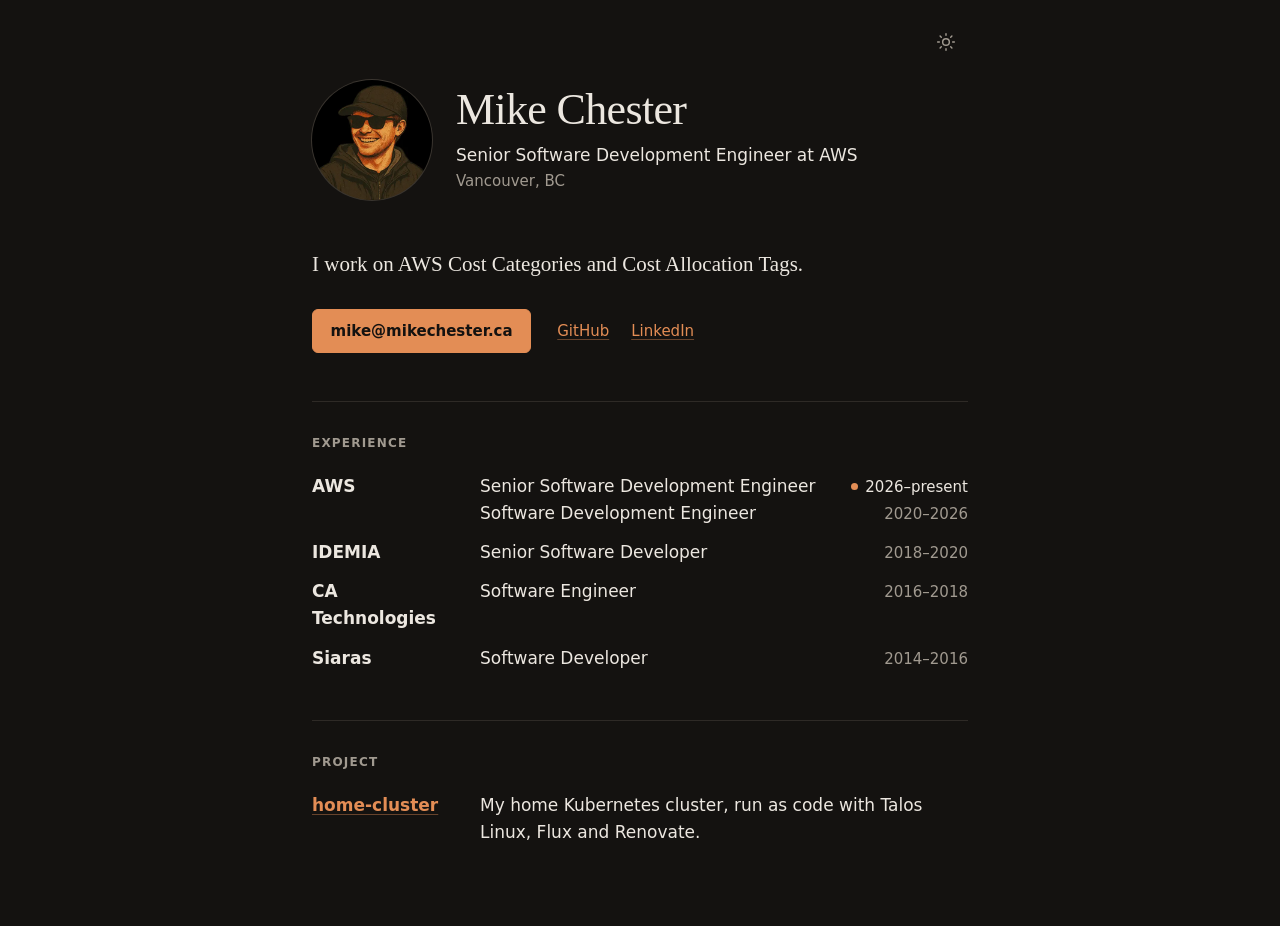
<file: index.html>
<!doctype html>
<html lang="en">
<head>
<meta charset="utf-8">
<meta name="viewport" content="width=device-width, initial-scale=1">
<title>Mike Chester</title>
<meta name="description" content="Mike Chester is a Senior Software Development Engineer at AWS in Vancouver, BC, working on AWS Cost Categories and Cost Allocation Tags.">
<link rel="canonical" href="https://mikechester.ca/">
<meta name="color-scheme" content="dark">
<meta name="theme-color" content="#141210">
<script>
  // Dark is the default; apply a saved choice of light before the first paint.
  try { if (localStorage.getItem("theme") === "light") document.documentElement.dataset.theme = "light"; } catch (e) {}
</script>
<meta property="og:type" content="profile">
<meta property="og:url" content="https://mikechester.ca/">
<meta property="og:title" content="Mike Chester">
<meta property="og:description" content="Senior Software Development Engineer at AWS, working on AWS Cost Categories and Cost Allocation Tags.">
<meta property="og:image" content="https://mikechester.ca/og.png">
<meta property="og:image:type" content="image/png">
<meta property="og:image:width" content="1200">
<meta property="og:image:height" content="630">
<meta property="og:image:alt" content="Mike Chester, Senior Software Development Engineer at AWS">
<meta property="profile:first_name" content="Mike">
<meta property="profile:last_name" content="Chester">
<meta name="twitter:card" content="summary_large_image">
<meta name="twitter:title" content="Mike Chester">
<meta name="twitter:description" content="Senior Software Development Engineer at AWS, working on AWS Cost Categories and Cost Allocation Tags.">
<meta name="twitter:image" content="https://mikechester.ca/og.png">
<meta name="twitter:image:alt" content="Mike Chester, Senior Software Development Engineer at AWS">
<link rel="icon" href="favicon.ico" sizes="16x16 32x32">
<link rel="icon" href="favicon.svg" type="image/svg+xml">
<link rel="icon" type="image/png" sizes="32x32" href="favicon-32x32.png">
<link rel="icon" type="image/png" sizes="16x16" href="favicon-16x16.png">
<link rel="apple-touch-icon" sizes="180x180" href="apple-touch-icon.png">
<link rel="manifest" href="manifest.json">
<link rel="stylesheet" href="style.css">
</head>
<body>
<div class="page">
<button class="theme-toggle" type="button" title="Switch to light theme" hidden>
  <svg class="icon-sun" viewBox="0 0 24 24" width="20" height="20" aria-hidden="true" fill="none" stroke="currentColor" stroke-width="1.75" stroke-linecap="round"><circle cx="12" cy="12" r="4"/><path d="M12 2v2M12 20v2M4.93 4.93l1.41 1.41M17.66 17.66l1.41 1.41M2 12h2M20 12h2M4.93 19.07l1.41-1.41M17.66 6.34l1.41-1.41"/></svg>
  <svg class="icon-moon" viewBox="0 0 24 24" width="20" height="20" aria-hidden="true" fill="none" stroke="currentColor" stroke-width="1.75" stroke-linecap="round" stroke-linejoin="round"><path d="M21 12.79A9 9 0 1 1 11.21 3 7 7 0 0 0 21 12.79z"/></svg>
</button>

<header class="masthead">
  <img class="portrait" src="portrait.webp" width="400" height="400" alt="Illustrated portrait of Mike Chester in a cap and sunglasses, smiling">
  <div>
    <h1>Mike Chester</h1>
    <p class="title">Senior Software Development Engineer at <abbr title="Amazon Web Services">AWS</abbr></p>
    <p class="place">Vancouver, BC</p>
  </div>
</header>

<main>
  <p class="lede">I work on AWS Cost Categories and Cost Allocation Tags.</p>
  <ul class="actions">
    <li><a class="button" href="mailto:mike@mikechester.ca">mike@mikechester.ca</a></li>
    <li><a href="https://github.com/mchestr">GitHub</a></li>
    <li><a href="https://www.linkedin.com/in/mchestr">LinkedIn</a></li>
  </ul>

  <section aria-labelledby="experience">
    <h2 id="experience">Experience</h2>
    <ol class="rows">
      <li>
        <h3>AWS</h3>
        <ul>
          <li class="current"><span>Senior Software Development Engineer</span> <span class="years">2026&ndash;present</span></li>
          <li><span>Software Development Engineer</span> <span class="years">2020&ndash;2026</span></li>
        </ul>
      </li>
      <li>
        <h3>IDEMIA</h3>
        <ul><li><span>Senior Software Developer</span> <span class="years">2018&ndash;2020</span></li></ul>
      </li>
      <li>
        <h3>CA Technologies</h3>
        <ul><li><span>Software Engineer</span> <span class="years">2016&ndash;2018</span></li></ul>
      </li>
      <li>
        <h3>Siaras</h3>
        <ul><li><span>Software Developer</span> <span class="years">2014&ndash;2016</span></li></ul>
      </li>
    </ol>
  </section>

  <section aria-labelledby="project">
    <h2 id="project">Project</h2>
    <div class="row">
      <h3><a href="https://github.com/mchestr/home-cluster">home-cluster</a></h3>
      <p>My home Kubernetes cluster, run as code with Talos Linux, Flux and Renovate.</p>
    </div>
  </section>
</main>
</div>

<script>
  // Theme toggle: shown only when JavaScript runs; without it the page stays dark.
  (() => {
    const root = document.documentElement;
    const toggle = document.querySelector(".theme-toggle");
    const themeColor = document.querySelector('meta[name="theme-color"]');
    const apply = theme => {
      if (theme === "light") root.dataset.theme = "light";
      else delete root.dataset.theme;
      const label = theme === "light" ? "Switch to dark theme" : "Switch to light theme";
      toggle.title = label;
      themeColor.content = theme === "light" ? "#faf9f7" : "#141210";
    };
    apply(root.dataset.theme === "light" ? "light" : "dark");
    toggle.hidden = false;
    toggle.addEventListener("click", () => {
      const next = root.dataset.theme === "light" ? "dark" : "light";
      apply(next);
      try { localStorage.setItem("theme", next); } catch (e) {}
    });
  })();
</script>
</body>
</html>
</file>
<file: style.css>
/* Dark is the default theme; the toggle in index.html sets data-theme="light". */
:root {
  color-scheme: dark;
  --bg: #141210;
  --text: #ece7e0;
  --muted: #a19a90;
  --rule: #2e2a26;
  --accent: #e38d55;
  --accent-hover: #eba06f;
  --on-accent: #141210;
  --ring: #3a352f;          /* edge around the portrait */
  --sans: system-ui, -apple-system, "Segoe UI", Roboto, "Helvetica Neue", Arial, sans-serif;
  --serif: Charter, "Bitstream Charter", "Iowan Old Style", Georgia, Cambria, "Noto Serif", serif;
}

:root[data-theme="light"] {
  color-scheme: light;
  --bg: #faf9f7;
  --text: #1b1916;
  --muted: #6b645b;
  --rule: #e4e0da;
  --accent: #a14d17;
  --accent-hover: #8a4113;
  --on-accent: #ffffff;
  --ring: transparent;
}

*, *::before, *::after { box-sizing: border-box; }

html { -webkit-text-size-adjust: 100%; text-size-adjust: 100%; }

body {
  margin: 0;
  background: var(--bg);
  color: var(--text);
  font: 400 1.0625rem/1.6 var(--sans);
  font-kerning: normal;
  -webkit-font-smoothing: antialiased;
}

.page {
  position: relative;
  max-width: 44rem;
  margin: 0 auto;
  padding: 5rem 1.5rem 5rem;
}

h1, h2, h3, p, ul, ol { margin: 0; padding: 0; }
ul, ol { list-style: none; }
p { text-wrap: pretty; }
h1, .title { text-wrap: balance; }

a {
  color: var(--accent);
  text-decoration: underline;
  text-decoration-thickness: 1px;
  text-underline-offset: 0.2em;
  text-decoration-color: color-mix(in srgb, var(--accent) 40%, transparent);
}
a:hover { text-decoration-color: currentColor; }
a:focus-visible, .theme-toggle:focus-visible {
  outline: 2px solid var(--accent);
  outline-offset: 3px;
}
a:not(.button):focus-visible { border-radius: 2px; }

abbr[title] { text-decoration: none; }

/* Theme toggle, top right of the page column */
.theme-toggle {
  position: absolute;
  top: 1.25rem;
  right: 1.5rem;
  display: grid;
  place-items: center;
  width: 2.75rem;
  height: 2.75rem;
  padding: 0;
  border: 1px solid transparent;   /* shows in forced-colors mode */
  border-radius: 50%;
  background: none;
  color: var(--muted);
  cursor: pointer;
}
@media (hover: hover) {   /* a tap on a touch screen would leave the hover ring on */
  .theme-toggle:hover { border-color: var(--rule); color: var(--text); }
}
.theme-toggle[hidden] { display: none; }
.icon-moon { display: none; }
[data-theme="light"] .icon-sun { display: none; }
[data-theme="light"] .icon-moon { display: block; }

/* Masthead */
.masthead {
  display: flex;
  align-items: center;
  gap: 1.5rem;
}
.portrait {
  flex: none;
  width: 7.5rem;
  height: 7.5rem;
  border-radius: 50%;
  background: #000;
  box-shadow: 0 0 0 1px var(--ring);
}
/* 500 only changes fallbacks that have a medium weight (e.g. Noto Serif); Charter stays regular */
h1 {
  font: 500 2.75rem/1.05 var(--serif);
  letter-spacing: -0.015em;
}
.title {
  margin-top: 0.6rem;
  font-weight: 500;
}
.place {
  color: var(--muted);
  font-size: 0.9375rem;
}

/* Intro and actions */
.lede {
  margin-top: 3rem;
  font: 400 1.3125rem/1.55 var(--serif);
}
.actions {
  display: flex;
  flex-wrap: wrap;
  align-items: center;
  gap: 0 1.375rem;
  margin-top: 1.75rem;
  font-size: 0.9375rem;
}
.actions li:first-child { margin-right: 0.25rem; }
.actions a:not(.button) { display: inline-block; padding-block: 0.6rem; }

/* 1.5rem line + padding + border = 44px tap target */
.button {
  display: inline-block;
  padding: 0.5625rem 1.1rem;
  line-height: 1.5rem;
  border: 1px solid var(--accent);   /* also keeps the button visible in forced-colors mode */
  border-radius: 0.375rem;
  background: var(--accent);
  color: var(--on-accent);
  font-weight: 600;
  text-decoration: none;
  overflow-wrap: anywhere;   /* lets the address wrap when a phone's text size is enlarged */
}
.button:hover { border-color: var(--accent-hover); background: var(--accent-hover); }

/* Sections */
section {
  margin-top: 3rem;
  padding-top: 2rem;
  border-top: 1px solid var(--rule);
}
h2 {
  margin-bottom: 1.25rem;
  color: var(--muted);
  font-size: 0.75rem;
  font-weight: 600;
  letter-spacing: 0.1em;
  text-transform: uppercase;
}
h3 {
  font-size: inherit;
  font-weight: 600;
}

/* Experience and project: name on the left, details on the right */
.rows > li, .row {
  display: grid;
  grid-template-columns: 9rem 1fr;
  gap: 0 1.5rem;
  align-items: baseline;
}
.rows > li + li { margin-top: 0.75rem; }
.rows ul li {
  display: flex;
  flex-wrap: wrap;
  justify-content: space-between;
  align-items: baseline;
  column-gap: 1rem;
}
.years {
  color: var(--muted);
  font-size: 0.9375rem;
  font-variant-numeric: tabular-nums;
}
/* Current role: years in body colour with a small accent dot */
.current .years { color: var(--text); font-weight: 500; }
.current .years::before {
  content: "";
  display: inline-block;
  width: 0.4375rem;
  height: 0.4375rem;
  margin-right: 0.5em;
  border-radius: 50%;
  background: var(--accent);
  vertical-align: 0.1em;
}

@media (prefers-reduced-motion: no-preference) {
  a, .theme-toggle { transition: color 0.15s, background-color 0.15s, border-color 0.15s, text-decoration-color 0.15s; }
}

@media (max-width: 42rem) {
  .page { padding: 4rem 1.25rem 3rem; }
  .theme-toggle { top: 0.625rem; right: 0.75rem; }
  .masthead { gap: 1.125rem; }
  .portrait { width: 6rem; height: 6rem; }
  h1 { font-size: 2.125rem; }
  .title { margin-top: 0.4rem; font-size: 1rem; line-height: 1.4; }
  .lede { margin-top: 2.5rem; font-size: 1.1875rem; }
  .actions li:first-child { flex-basis: 100%; margin: 0 0 0.25rem; }   /* email button on its own row */
  section { margin-top: 2.75rem; }
  .rows > li, .row { display: block; }
  .rows > li + li { margin-top: 1.25rem; }
  .rows ul li { display: block; }
  .rows ul li + li { margin-top: 0.4rem; }
  .years { display: block; font-size: 0.875rem; line-height: 1.5; }
}

@media (max-width: 22rem) {
  .masthead { flex-direction: column; align-items: flex-start; }
}

@media print {
  :root, :root[data-theme="light"] { color-scheme: light; --bg: #fff; --text: #000; --muted: #444; --rule: #ccc; --accent: #000; }
  .page { padding: 0; max-width: none; }
  .theme-toggle { display: none; }
  .button { padding: 0; border: 0; background: none; color: #000; }
}
</file>
